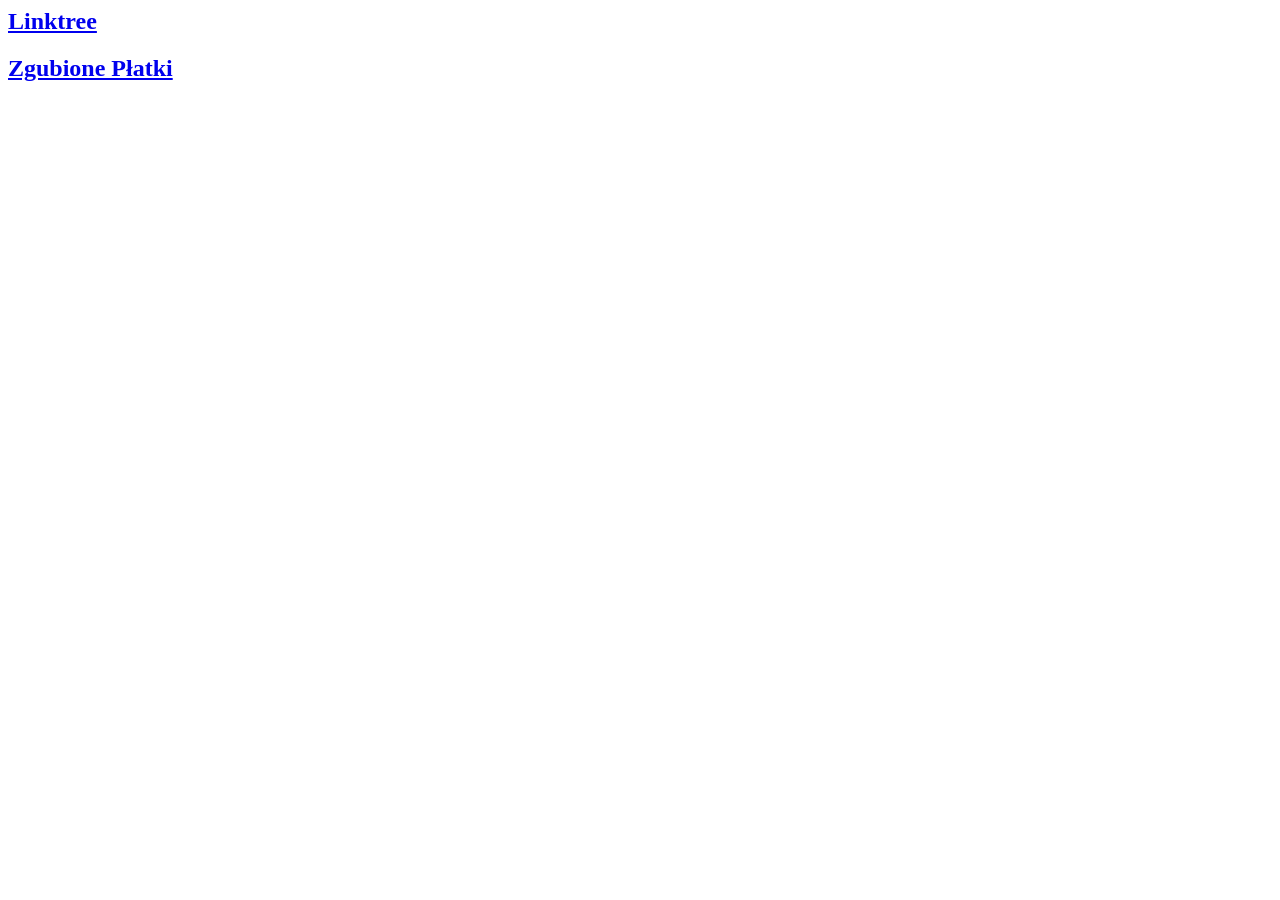
<file: index.html>
<html lang="PL">
  
  <header>
    <meta charset="UTF-8">
<!--    <meta http-equiv="refresh" content="10; url=http://bio.site/bulgar">-->
  </header>

  <body>
<!--    <h1>Za 2 sekundy redirect na linktree</h1>-->
    <a href="https://bio.site/bulgar"><h2>Linktree</h2></a>
    <a href="/zgubioneplatki"><h2>Zgubione Płatki</h2></a>

  </body>
  
</html>
</file>
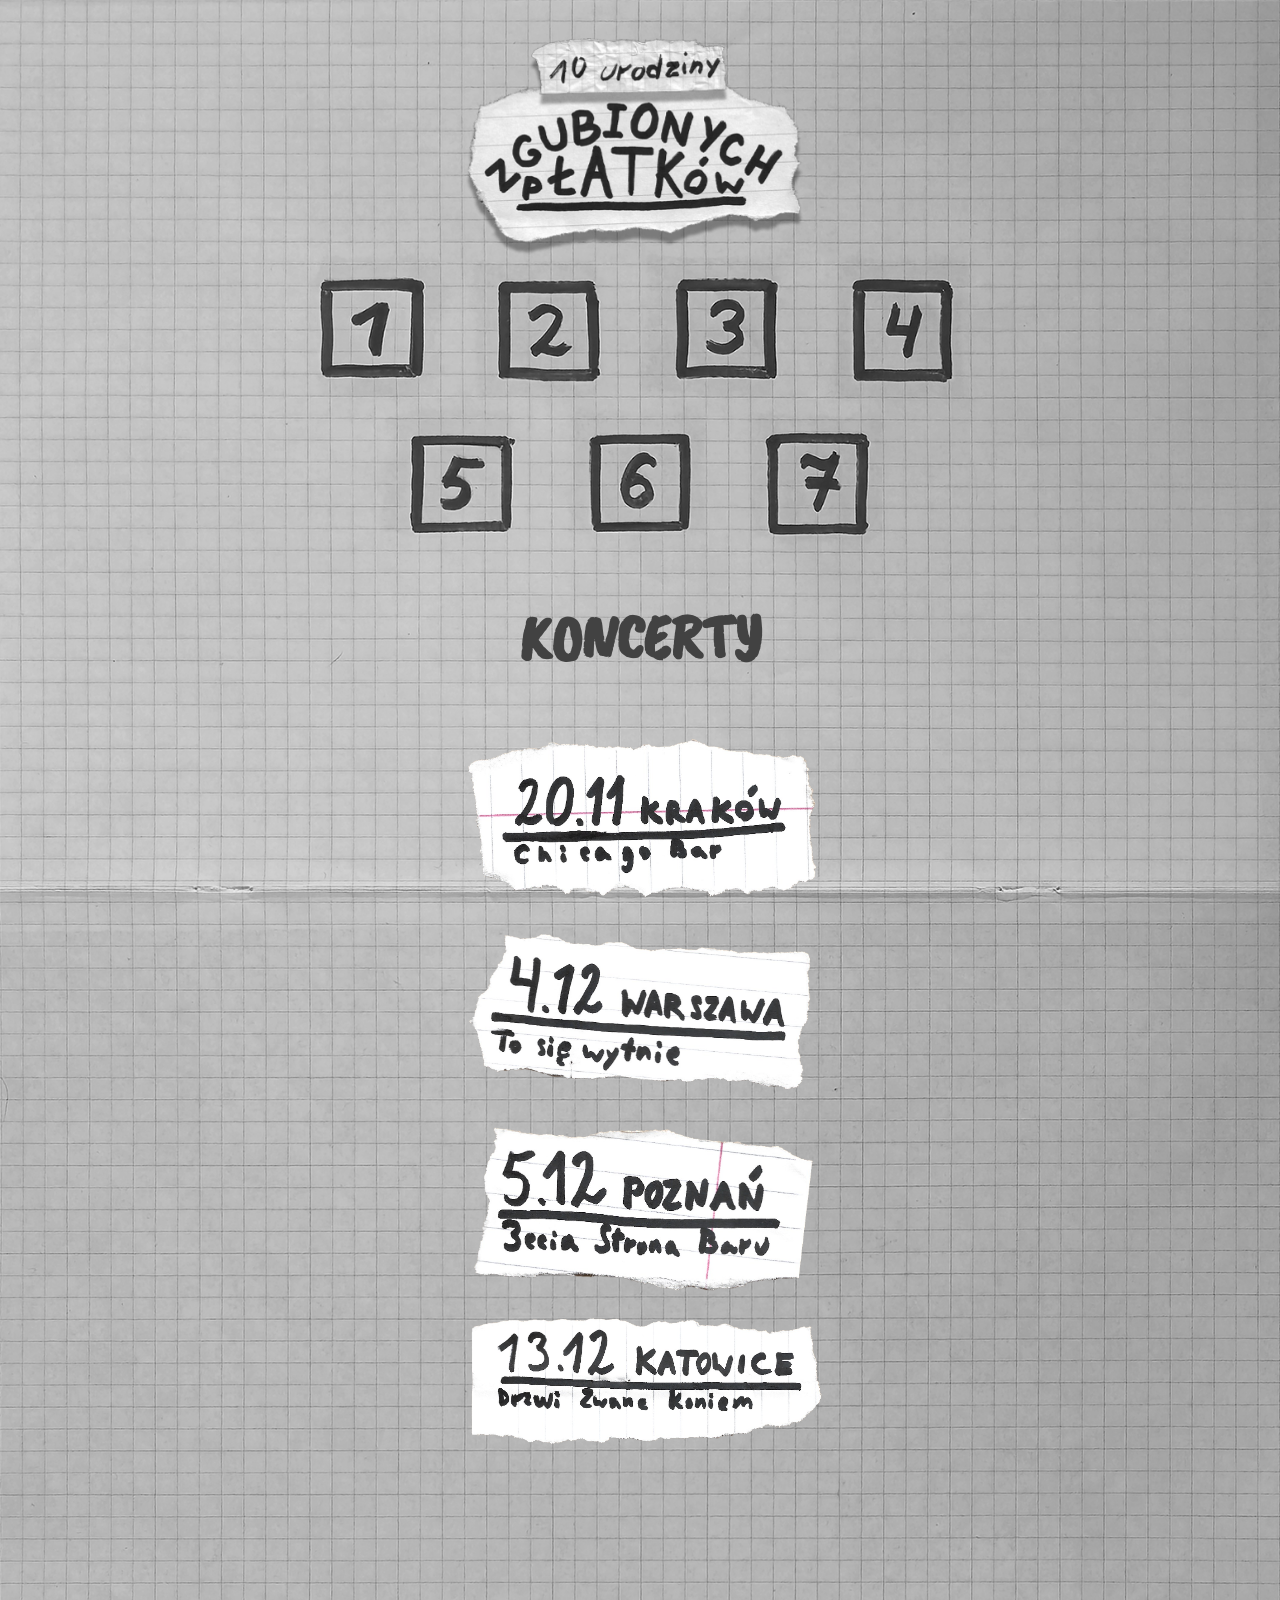
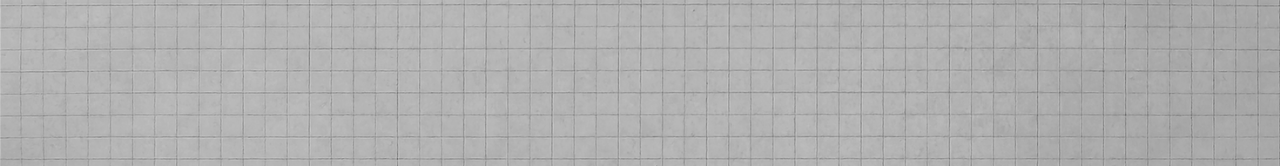
<file: zgubioneplatki/index.html>
<html lang="PL" xmlns="http://www.w3.org/1999/html">

<head>

    <meta charset="UTF-8">
    <link rel="preconnect" href="https://fonts.googleapis.com">
    <link rel="preconnect" href="https://fonts.gstatic.com" crossorigin>
    <link href="https://fonts.googleapis.com/css2?family=Caveat+Brush&display=swap" rel="stylesheet">


    <link rel="stylesheet" href="styles.css">
    <link rel="stylesheet" href="popup-styles.css">
    <link rel="stylesheet" href="calendar-styles.css">
    <title>X rocznica Zgubionych Płatków</title>
    <script src="scripts.js"></script>


</head>

<body>

    <div id="popup-wrapper">

        <div id="popup-tint" class="full-page-area" onclick="hidePopup()">
        </div>

        <div id="popup-window">

            <h1 id="popup-title"><u>test</u></h1>

            <div class="popup-content" id="popup-first-day">
                <div class="popup-infobox day1info1">Od dłuższego czasu, w ramach rocznicowej EPki, na streamingach dostępna była wersja o dopisku “2016”. Lecz nie jest to prawdziwy oryginał, tylko lekki remix!</div>
                <img class="popup-img platki-not-platki" src="./img/day1/platki_not_platki.png" alt="Są różne wersje Zgubionych Płatków!" />
                <div class="popup-infobox day1info2">W związku z tym, pierwszy dzień zaczynamy symbolicznie - oryginalne
                    nagranie, wraz z oryginalną okładką, jest od teraz dostępne na samym
                    dole mojej dyskografii z rokiem wydania 2016!</div>
<!--                <iframe class="popup-iframe original-spotify" data-testid="embed-iframe" style="border-radius:12px" src="https://open.spotify.com/embed/album/25moqrzYlZ8hMsqRggaa4T?utm_source=generator&si=2da83057e0944bf1" width="100%" height="152" frameBorder="0" allowfullscreen="" allow="autoplay; clipboard-write; encrypted-media; fullscreen; picture-in-picture" loading="lazy"></iframe>-->
                <iframe class="popup-iframe original-spotify" data-testid="embed-iframe" style="border-radius:12px" src="https://open.spotify.com/embed/track/1uuR4UD4bXqhBWp6okGpFY?utm_source=generator&si=a920e0ecff6f4cca" width="100%" height="152" frameBorder="0" allowfullscreen="" allow="autoplay; clipboard-write; encrypted-media; fullscreen; picture-in-picture" loading="lazy"></iframe>
            </div>

            <div class="popup-content" id="popup-second-day">
                <div class="popup-infobox day2info1">Mieliście kiedyś ochotę zagrać ten legendarny utwór?</div>
                <div class="popup-infobox day2info2">Od dzisiaj nuty do Zgubionych
                    Płatków z 2021 są dostępne online!
                    Wkrótce pojawią się też inne utwory*</div>
                <div class="popup-infobox day2info3">DOSTĘPNE NA</div>
                <a href="https://www.songsterr.com/a/wsa/bugar-zgubione-patki-remake-tab-s7398944"><img class="popup-img songster-logo" src="./img/day2/songsterr_logo.png" alt="Tab" /></a>
                <div class="popup-infobox day2info4">* niedoceniłem trochę jakim koszmarem
                    jest transkrybcja utworów na nuty #ŚmierćMuseScorowi
                    #ŚmierćSongsterrowi #ŚmierćGuitarPro</div>
            </div>

            <div class="popup-content" id="popup-third-day">
                <div class="popup-infobox day3info1">Na 5 rocznice zrobiłem urodzinowego streama, po którym potem nie pozostało śladu. A cały ten czas VOD leżał u mnie na dysku! Więc w ramach tygodnia platków wrzucam highlighty z niego.</div>
                <iframe class="popup-iframe stream-yt" src="https://www.youtube.com/embed/EK9zqWoFg74?si=27KvSCYMc3lZNKDl" title="YouTube video player" allow="accelerometer; autoplay; clipboard-write; encrypted-media; gyroscope; picture-in-picture; web-share" referrerpolicy="strict-origin-when-cross-origin" allowfullscreen></iframe>
                <div class="popup-infobox day3info2">Przy okazji na dniach na streamingi wróci z powrótem EPka z piosenkami z tego streama - pierwszy raz, kiedy obydwie te piosenki były grane na żywo!</div>
                <iframe class="popup-iframe twitch-bandcamp" id="popup-platki-twitch-bandcamp" style="border: 0;" src="https://bandcamp.com/EmbeddedPlayer/album=477025897/size=large/bgcol=ffffff/linkcol=0687f5/minimal=true/transparent=true/" seamless><a href="https://bulgar.bandcamp.com/album/zgubione-p-atki-twitch-live">Zgubione Płatki - Twitch Live by Bułgar</a></iframe>
            </div>

            <div class="popup-content" id="popup-fourth-day">
                <div class="popup-infobox day4info1">Na ostatnich kilku koncertach, właśnie z
                    okazji nadchodzącej rocznicy piosenki,
                    postanowiłem zagrać coś eksperymentalnego:
                    wersja orkiestralna na żywo!</div>
                <iframe class="popup-iframe live-bandcamp" id="popup-platki-live-bandcamp" style="border: 0;" src="https://bandcamp.com/EmbeddedPlayer/album=3359892698/size=large/bgcol=ffffff/linkcol=0687f5/minimal=true/transparent=true/"><a href="https://bulgar.bandcamp.com/album/live-landmark-300926">Live @ Landmark (30.09.26) by Bułgar</a></iframe>
                <iframe class="popup-iframe concert-yt" src="https://www.youtube.com/embed/g_-HbtiACY8?si=2qjN71N-yn_ZBqUN" title="YouTube video player" allow="accelerometer; autoplay; clipboard-write; encrypted-media; gyroscope; picture-in-picture; web-share" referrerpolicy="strict-origin-when-cross-origin" allowfullscreen></iframe>

                <div class="popup-infobox day4info2">Nagranie z koncertu jest dostępne już na
                    moim kanale na YT oraz jako wydanie
                    muzyczne na bandcampie! Wkrótce też ukaże
                    się na serwisach streamingowych</div>
            </div>

            <div class="popup-content" id="popup-fifth-day">
                <img class="popup-img minecraft-disc" src="./img/day5/disc_64x.png" alt="Wygląd płyty w grze" />
                <div class="popup-infobox day5info1">Z ogromną ekscytacją pragnę zaprezentować
                    wam oficjalne wydanie Zgubionych Płatków
                    w Minecrafcie! Możecie pobrać datapacka
                    (java edition) lub addona (bedrock) i
                    słuchać minecraftowego wykonania tego słynnego utworu!</div>
                <div class="popup-infobox day5info2">jak dostać płytę:</div>
                <img class= "popup-img crafting" src="./img/day5/disc_crafting.png" alt="Jak zcraftować płytę" />
                <div class="popup-infobox day5info3">Wielkie podziękowania dla
                    <a href="https://twitter.com/@piwniczanpotasu">@piwniczanpotasu</a>
                    za tę cudowną ikonkę:D
                </div>
                <div class="popup-infobox day5info4" style="font-family: Mojangles, serif"><a href="https://github.com/BulgarMuzyka/bulgarmuzyka.github.io/raw/refs/heads/main/zgubioneplatki/minecraft/platki_discs_java.zip">Pobrać na Java Edition</a></div>
                <div class="popup-infobox day5info5" style="font-family: Mojangles, serif"><a href="https://github.com/BulgarMuzyka/bulgarmuzyka.github.io/raw/refs/heads/main/zgubioneplatki/minecraft/platki_bedrock+cdisc.mcaddon">Pobrać na Bedrock Edition</a></div>


            </div>
            <div class="popup-content" id="popup-sixth-day">
                <div class="popup-infobox day6info1">Oficjalne wydanie EPki
                    rocznicowej na płycie CD - płytę można zamówić już dzisiaj!</div>
                <img class= "popup-img platki-cd" src="./img/day6/cd.png" alt="Płyta CD" />
                <div class="popup-infobox day6info2"><a href="https://allegrolokalnie.pl/oferta/zgubione-platki-edycja-rocznicowa-cd">Link do zakupu</a></div>
            </div>

            <div class="popup-content" id="popup-seventh-day">
                <img class= "popup-img plakat" src="./img/day7/plakat_1080p.png" alt="Plakat trasy koncertowej" />

                <div class="popup-infobox day7info2"><a href="https://fb.me/e/c3eprJAXJ">Kraków [20.11]</a></div>
                <div class="popup-infobox day7info3"><a href="https://fb.me/e/4MIl3yR5M">Warszawa [4.12]</a></div>
                <div class="popup-infobox day7info4"><a href="https://fb.me/e/4X50lQe62">Katowice [5.12]</a></div>
                <div class="popup-infobox day7info5"><a href="https://fb.me/e/6GKxVsX5m">Poznań [13.12]</a></div>
            </div>


        </div>
    </div>


    <div id="main-wrapper" class="full-page-area">

        <div class="logo-wrapper">
            <img src="/zgubioneplatki/img/platki_rocznica_logo.png" alt="Platki Logo" class="logo" />
        </div>





        <div class="calendar-wrapper">

            <div class="calendar-row first-row">

                <div id="first-day" class="calendar-day" onclick="dayPopup()">

                </div>
                <div id="second-day" class="calendar-day" onclick="dayPopup()">

                </div>
                <div id="third-day" class="calendar-day" onclick="dayPopup()">

                </div>
                <div id="fourth-day" class="calendar-day" onclick="dayPopup()">

                </div>


            </div>


            <div class="calendar-divider"></div>


            <div class="calendar-row second-row">

                <div id="fifth-day" class="calendar-day" onclick="dayPopup()">

                </div>
                <div id="sixth-day" class="calendar-day" onclick="dayPopup()">
<!--                    <div class="padlock-icon"></div>-->
                </div>
                <div id="seventh-day" class="calendar-day" onclick="dayPopup()">
<!--                    <div class="padlock-icon"></div>-->
                </div>

            </div>

        </div>

        <br>

        <h1 class="generic-header" id="koncerty">KONCERTY</h1>
        
        <div id="krakow-date">
            <a href="
                https://www.facebook.com/events/1124279709982528
            "><img src="img/live-dates/krk.png" class="concert-date left-date" alt="Koncert Kraków - 20.11"/></a>
        </div>

        <div id="warszawa-date">
            <a href="
                https://www.facebook.com/events/1135631589028227
            "><img src="img/live-dates/wawa.png" class="concert-date right-date" alt="Koncert Kraków - 20.11"/></a>
        </div>

        <div id="poznan-date">
            <a href="
                https://www.facebook.com/events/1877104569949471
            "><img src="img/live-dates/poznan.png" class="concert-date left-date" alt="Koncert Kraków - 20.11"/></a>
        </div>

        <div id="katowice-date">
            <a href="
                https://www.facebook.com/events/2608609959644497
            "><img src="img/live-dates/kato.png" class="concert-date right-date" alt="Koncert Kraków - 20.11"/></a>
        </div>

    </div>





</body>

</html>
</file>
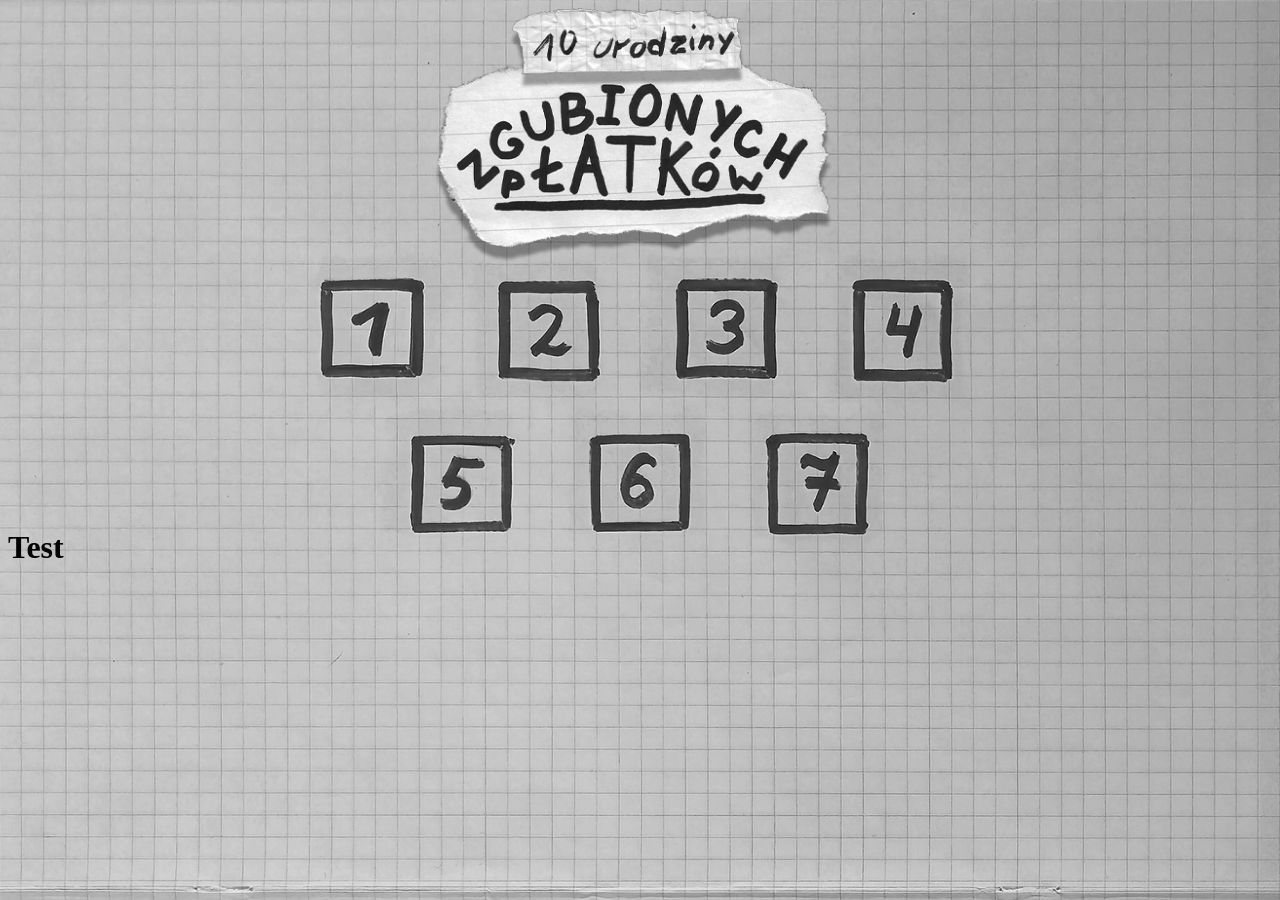
<file: subpages/zgubione-platki/index.html>
<html lang="PL">

<head>

    <meta charset="UTF-8">
    <link rel="stylesheet" href="styles.css">
    <title>X rocznica Zgubionych Płatków</title>

</head>

<body>

    <div class="logo-margin" style="height: 250px;">
        <img src="img/platki_rocznica_logo.png" alt="Platki Logo" class="logo" />
    </div>

    <div class="calendar-container" style="height: 250px;">

    </div>
    <h1>Test</h1>

</body>

</html>
</file>
<file: zgubioneplatki/styles.css>
.logo {

    position: fixed;
    margin: auto;
    left: 0;
    right: 0;
    top: 3vw;
    width: 28%;
    z-index: 2;

}
.logo-wrapper {
    /*border: 1px solid black;*/
    height: 20vw;
}




body {

    background-image: url("/zgubioneplatki/img/webbgtest@0.5.png");
    background-repeat: no-repeat;
    /*background-attachment: fixed;*/
    background-size: 100%;
    background-position: center 0;
    background-attachment: scroll;


    margin: 0;
    /*height: 100%;*/

}

.full-page-area {

    padding: 0;
    /*border-style: solid;*/
    width: 100%;
    height: 138vw;
}




@media screen and (max-aspect-ratio: 1/1)  {
    body {
        background-size: 190%;
    }
    .full-page-area {
        height: 263vw;
    }
    .logo {
        width: 60%
    }

    .logo-wrapper {
        height: 39vw
    }

}


@font-face {
    font-family: Mojangles; /* set name */
    src: url("fonts/mojangles-v2.otf.woff2");
}

.generic-header {
    font-family: Caveat Brush, cursive;
    font-size: 5vw;
    color: #424242;
    text-align: center;
    top:8vw;
}
@media screen and (max-aspect-ratio: 1/1)  {
    .generic-header {
        font-size: 12vw;

    }
}

.bandsitown-wrapper {
    width: 100%;
    display: flex;
    align-items: center;
    justify-content: center;
    margin: auto;
}
@media screen and (max-aspect-ratio: 1/1)  {
    .bandsitown-wrapper {
        width: 20%;
    }
}


.concert-date {
    width: 30vw;
    display: flex;
    align-items: center;
    justify-content: center;
    margin: auto;

    /*box-shadow: 2vw 2vw 0 0 black;*/
}

/*@media screen and (max-aspect-ratio: 1/1) {*/
/*    #krakow-date {*/
/*        transform: rotate(45deg);*/
/*    }*/
/*}*/

@media screen and (max-aspect-ratio: 1/1) {
    .concert-date {
        width: 60vw;
    }

    .left-date {
        transform: rotate(8deg);
        margin-left: 0;
    }

    .right-date {
        transform: rotate(-8deg);
        margin-right: 0;
    }
}
</file>
<file: zgubioneplatki/popup-styles.css>
#popup-window {
    position: fixed;
    margin: auto;
    left: 0;
    right: 0;
    top: 0;
    bottom: 0;

    z-index: 4;

    width: 55vw;
    height: 50vh;
    min-height: 40vw;

    overflow-y: clip;
    overflow-x: clip;

    visibility: hidden;

    border: 3px solid black;

    background: url("./img/platki popup bg.png") ;
    background-size: cover;

    --current-day-id: "null";

}
@media screen and (max-aspect-ratio: 1/1)  {
    #popup-window {
        width: 88vw;
        height: 75vh;
        /*min-height: 20vw;*/
        /*min-width: 20vw;*/
        /*max-height: 130vw;*/

        overflow-y: scroll;


    }
}



#popup-tint {
    position: absolute;
    background: rgba( 0, 0, 0, 0.7 );
    z-index: 3;
    visibility: hidden;
}




.popup-content {

    /*margin-top: 10vw;*/
    /*position: relative;*/
    position: absolute;
    margin: auto;
    /*margin: 4vw;*/
    left: 3vw;
    right: 3vw;



    display: flex;
    flex-direction: column;
    gap: 5vw;



    height: auto;
    min-height: max-content;
    /*margin: 2vw;*/
    align-items: center;
    content-visibility: hidden;
}
@media screen and (max-aspect-ratio: 1/1)  {
    .popup-content {
        /*margin: 4vw;*/
        /*border: red solid 1px;*/
        top: 18vw;
    }
    .popup-content > *:first-child {
        margin-top: 3vw;
    }
    .popup-content > *:last-child {
        margin-bottom: 3vw;
    }



    #popup-platki-concert-yt {
        height: 45vw;
        width: 80vw;
    }
}
.popup-content > * {
    /*border: blue solid 1px;*/
}




#popup-title {
    position: relative;
    text-align: center;
    margin: auto;
    left: 0;
    right: 0;
    top: 1.7vw;

    font-size: 3.3vw;
    font-family: "Caveat Brush", cursive;
    font-weight: bold;
    line-height: 3.2vw;
}



.day1info1 {
    width: 20vw;
    transform: rotate(-8deg);
    top: 6vw;
    right: 1vw;
    text-align: center;
}
.day1info2 {
    width: 50vw;
    transform: rotate(2deg);
    top: 20vw;
    left: 0;
}

.day2info1 {
    /*width: 50vw;*/
    text-align: center;
    transform: rotate(4deg);
    top: 8vw;
    left: 0;
}
.day2info2 {
    /*font-size: 200%;*/
    width: 20vw;
    text-align: center;
    transform: rotate(3deg);
    top: 10vw;
    left: 5vw;
}
.day2info3 {
    /*font-size: 200%;*/
    width: 20vw;
    text-align: center;
    transform: rotate(3deg);
    top: 18vw;
    left: 4vw;
}
.day2info4 {
    /*font-size: 200%;*/
    width: 20vw;
    text-align: center;
    transform: rotate(-9deg);
    top: 25vw;
    right: 1vw;
}

.day3info1 {
    width: 25vw;
    transform: rotate(-6deg);
    top: 4vw;
    left: 0;
    text-align: center;
}
.day3info2 {
    width: 27vw;
    transform: rotate(9deg);
    top: 20vw;
    right: 0;
    text-align: center;
}

.day4info1 {
    width: 29vw;
    transform: rotate(-8deg);
    top: 6vw;
    left: 1vw;
}
.day4info2 {
    width: 29vw;
    text-align: center;
    right: 0;
    top: 28vw;
    transform: rotate(-6deg);
}

.day5info1 {
    width: 31vw;
    transform: rotate(-4deg);
    top: 4vw;
    left: 0;
}
.day5info2 {
    text-align: center;
    right: 2.6vw;
    top: 6.5vw;

    transform: rotate(4deg);
}
.day5info3 {
    width: 20vw;
    transform: rotate(3deg);
    top: 22vw;
    right: 10vw;
}
.day5info4 {
    text-align: center;
    top: 30vw;
    right: 0;
}
.day5info5 {
    text-align: center;
    top: 33vw;
    right: 0;
}
.day6info1 {
    text-align: center;
    top: 7vw;
    transform: rotate(-15deg);
    width: 20vw;
    left: 3vw;
}
.day6info2 {
    text-align: center;
    top: 20vw;
    left: 10vw;
}
.day7info2 {
    top: 10vw;
    left: 10vw;
}
.day7info3 {
    top: 13vw;
    left: 10vw;
}
.day7info4 {
    top: 16vw;
    left: 10vw;
}
.day7info5 {
    top: 19vw;
    left: 10vw
}


.popup-infobox {
    position: absolute;
    font-family: "Arial", serif;
    font-weight: bold;
    font-size: 1.3vw;
    /*visibility: hidden;*/
}
@media screen and (max-aspect-ratio: 1/1)  {

    .popup-infobox {
        position: relative;
        font-size: 3.8vw;
        width: 100%;

        top:0;
        left:0;
        right:0;
        bottom: 0;

        text-align: center;
        transform: rotate(0deg);
    }
}

/*.popup-infobox {*/
/*    position: absolute;*/
/*    font-family: "Arial", serif;*/
/*    font-weight: bold;*/
/*}*/

/* Day 1 */
.platki-not-platki {
    width: 25vw;
    top: 2vw;
    left: 0;
}
@media screen and (max-aspect-ratio: 1/1)  {
    .platki-not-platki {
        width: 60vw;
    }
}
.original-spotify {
    /*height: 10vw;*/
    /*width: 40vw;*/
    top: 25vw;
    transform: rotate(1deg);
    left: 0;
    /*block-size: 50%;*/
}
@media screen and (max-aspect-ratio: 1/1)  {
    /*block-size: 100%;*/
    /*width: 80vw;*/
    /*width: 100%;*/
    height: 100%;
    /*width: 40vw;*/
    /*height: 30vw;*/
}

/* Day 2 */
.songster-logo {
    width: 15vw;
    left: 6vw;
    top: 20vw;
    transform: rotate(-9deg);
}
@media screen and (max-aspect-ratio: 1/1)  {
    .songster-logo {
        width: 40vw;
    }
}

/* Day 3 */
.stream-yt {
    transform: rotate(3deg);
    top: 4vw;
    width: 23vw;
    height: 13vw;
    right: 0;
}
@media screen and (max-aspect-ratio: 1/1)  {
    .stream-yt {
        height: 45vw;
        width: 80vw;
    }
}
.twitch-bandcamp {
    transform: rotate(-7deg);

    left: 2vw;
    top: 15vw;

    width: 15vw;
    height: 15vw;
}
@media screen and (max-aspect-ratio: 1/1)  {
    .twitch-bandcamp {
        height: 60vw;
        width: 60vw;
    }
}


/* Day 4 */
.concert-yt {
    transform: rotate(3deg);
    top: 15vw;
    width: 23vw;
    height: 13vw;
    left: 0;
}
@media screen and (max-aspect-ratio: 1/1)  {
    .concert-yt {
        height: 45vw;
        width: 80vw;
    }
}
.live-bandcamp {
    transform: rotate(7deg);

    right: 2vw;
    top: 7vw;

    width: 17vw;
    height: 17vw;
}
@media screen and (max-aspect-ratio: 1/1)  {
    .live-bandcamp {
        height: 60vw;
        width: 60vw;
    }
}


/* Day 5 */
.crafting {
    width: 20vw;
    transform: rotate(4deg);
    right: 0;
    top: 9vw;
}
@media screen and (max-aspect-ratio: 1/1)  {
    .crafting {
        width: 60vw;
    }
}

.minecraft-disc {
    width: 18vw;
    left: 0;
    top: 12vw;
}
@media screen and (max-aspect-ratio: 1/1)  {
    .minecraft-disc {
        width: 40vw;
    }
}

/* Day 6 */
.platki-cd {
    width: 30vw;
    transform: rotate(4deg);
    right: -5vw;
    top: 3vw;
}
@media screen and (max-aspect-ratio: 1/1)  {
    .platki-cd {
        width: 80vw;
    }
}

/* Day 7 */
.plakat {
    width: 16vw;
    transform: rotate(4deg);
    right: 0;
    top: 3vw;
}
@media screen and (max-aspect-ratio: 1/1)  {
    .plakat {
        width: 80vw;
    }
}






/* General iframe and img rules */
.popup-img,
.popup-iframe {
    position: absolute;
}
@media screen and (max-aspect-ratio: 1/1)  {
    .popup-img,
    .popup-iframe {
        position: relative;

        top:0;
        left:0;
        right:0;
        bottom: 0;
        transform: rotate(0deg);
    }
}




@media screen and (max-aspect-ratio: 1/1)  {


    .popup-content {
        height: auto;
        flex-direction: column;
    }

    #popup-title {
        /*top: 10px;*/
        top: 4vw;
        font-size: 7vw;
        line-height: 7vw;
    }
}
</file>
<file: zgubioneplatki/calendar-styles.css>
.calendar-warpper {
    /*border: 1px solid black;*/
    height: auto;
}


/* Calendar rows */
.calendar-row {
    /*border: 1px solid black;*/
    /*opacity: 20%;*/
    /*opacity: 30%;*/
    height: 10vw;
    /*background: black;*/

    align-items: center;
    justify-content: center;


    display: flex;

}
.calendar-divider {
    height: 2vw;
}


/* Calendar rows specific */
.first-row {
    gap: 3.8vw;
    margin-right: 1vw;
}
.second-row {
    gap: 3.8vw;
    margin-right: 1vw;
}


/* Day sprites */
.calendar-day {
    /*border: 1px solid black;*/

    /*background: red;*/
    width: 10vw;
    height: 10vw;
}
.day-sprite {
    opacity: 20%;
}
.calendar-day > * {
    width: auto;
    height : auto;
    max-height: 100%;
    max-width: 100%;
}


/* Mobile versions */
@media screen and (max-aspect-ratio: 1/1)  {

    .calendar-warpper {
        height: 40vw
    }


    .calendar-row {
        height: 18vw;
        gap: 8.1vw;
    }
    .calendar-divider {
        height: 5vw;

    }


    .calendar-day {
        height: 18vw;
        width: 18vw;
    }
}


/* Padlock */
.padlock-icon {
    height: 10vw;
    background: url("https://png.pngtree.com/png-clipart/20240328/original/pngtree-home-padlock-security-png-image_14701273.png");
    background-size: cover;
}
.padlock-icon:hover {
    animation: shake 0.5s;
    animation-iteration-count: 1;
}
@media screen and (max-aspect-ratio: 1/1)  {
    .padlock-icon {
        height: 18vw;
    }
}

@keyframes shake {
    0% { transform: translate(1px, 1px) rotate(0deg); }
    10% { transform: translate(-1px, -2px) rotate(-1deg); }
    20% { transform: translate(-3px, 0px) rotate(1deg); }
    30% { transform: translate(3px, 2px) rotate(0deg); }
    40% { transform: translate(1px, -1px) rotate(1deg); }
    50% { transform: translate(-1px, 2px) rotate(-1deg); }
    60% { transform: translate(-3px, 1px) rotate(0deg); }
    70% { transform: translate(3px, 1px) rotate(-1deg); }
    80% { transform: translate(-1px, -1px) rotate(1deg); }
    90% { transform: translate(1px, 2px) rotate(0deg); }
    100% { transform: translate(1px, -2px) rotate(-1deg); }
}
</file>
<file: subpages/zgubione-platki/styles.css>
.logo {

    position: fixed;
    margin: auto;
    left: 0;
    right: 0;
    width: 33%;

}

body {

    background-image: url("img/webbgtest@0.5.png");
    background-repeat: no-repeat;
    background-attachment: fixed;
    background-size: cover;

}
</file>
